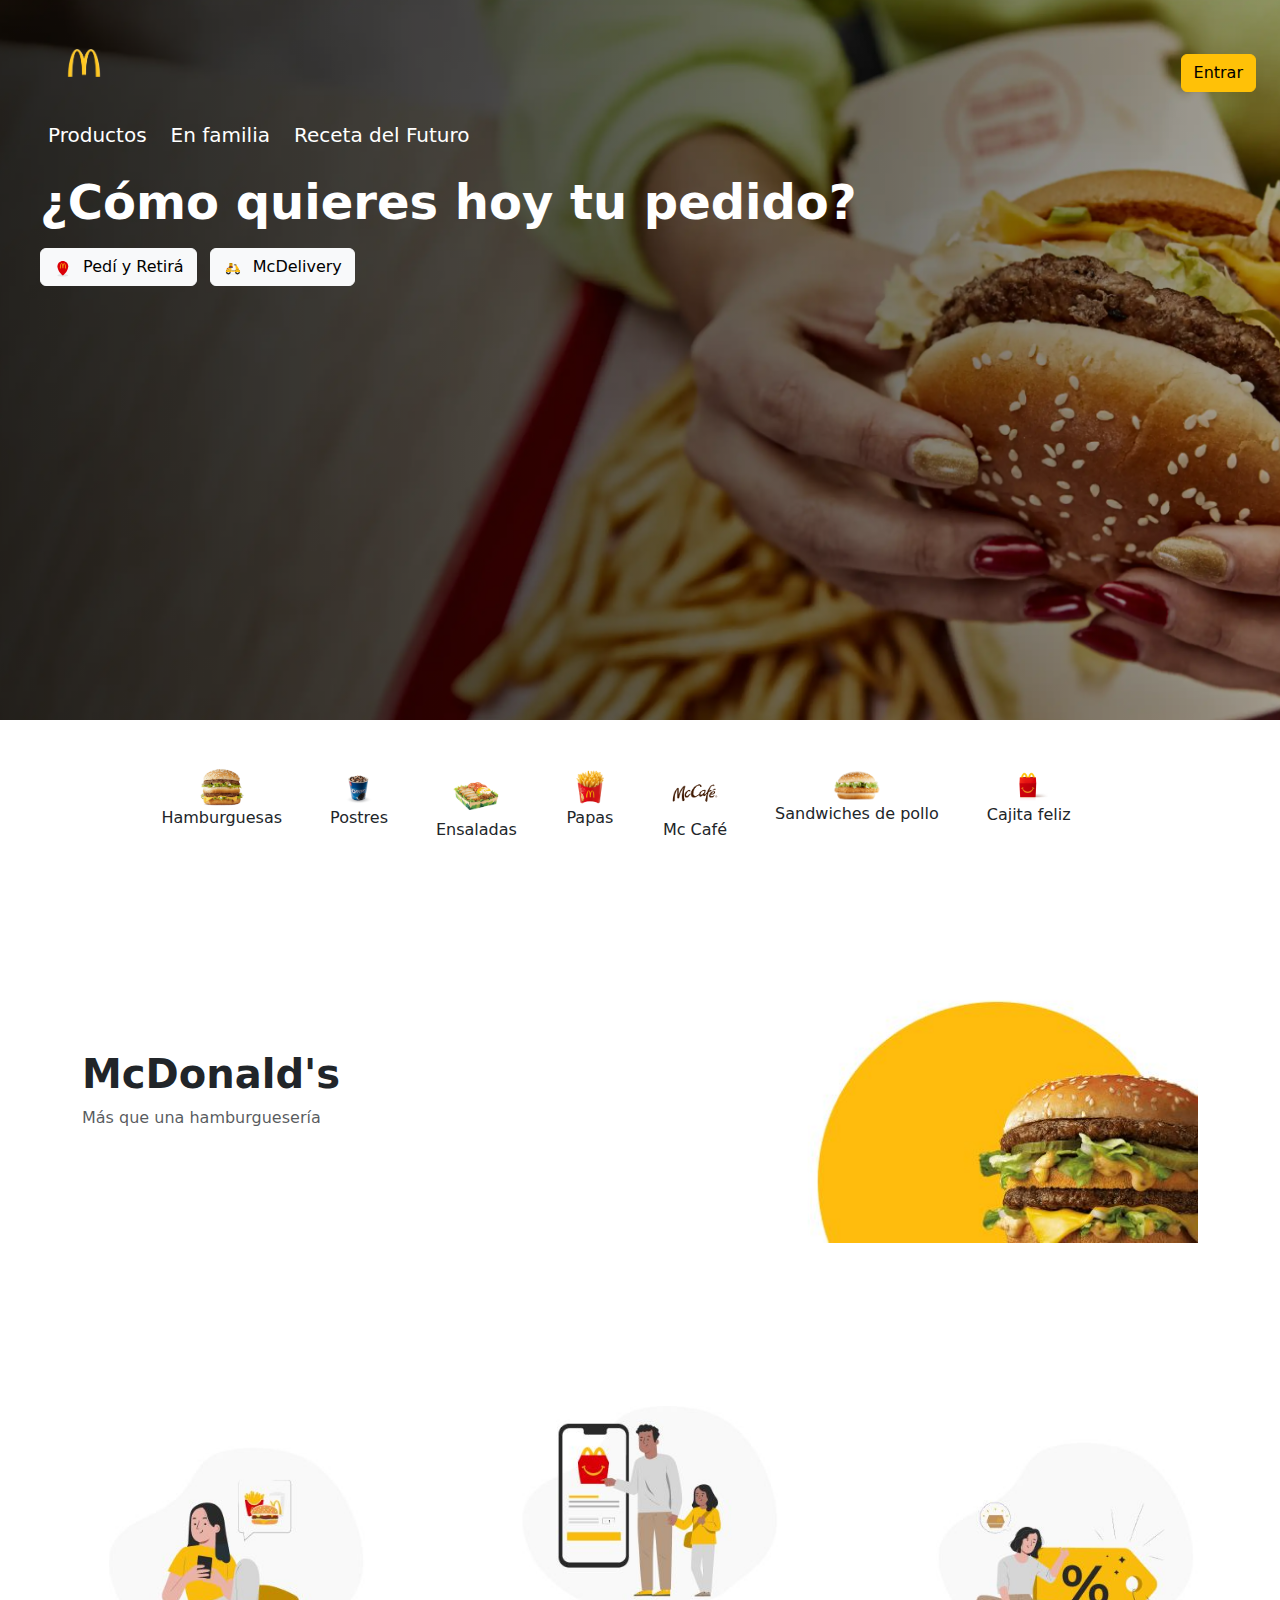
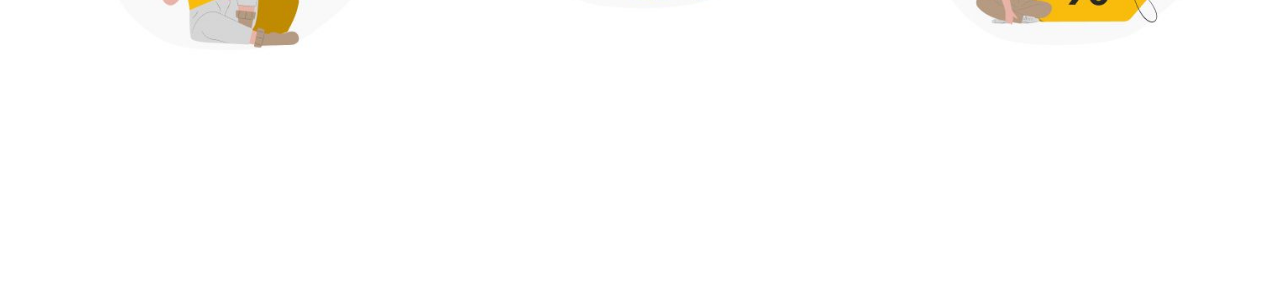
<file: index/index.html>
<!DOCTYPE html>
<html lang="en">
<head>
    <meta charset="UTF-8">
    <meta name="viewport" content="width=device-width, initial-scale=1.0">
    <link href="https://cdn.jsdelivr.net/npm/bootstrap@5.3.0/dist/css/bootstrap.min.css" rel="stylesheet" />
    <link rel="stylesheet" href="../index/indexstyle.css" />
    <title>Mc Donald's</title>
</head>
<body>
   <section class="hero">
    <img src="../imagenes/banner.png" alt="Hamburguesas" class="hero-img">

    <div class="hero-overlay"></div>

    <div class="hero-content">
      <nav class="navbar navbar-expand-lg navbar-dark px-4">
        <a class="navbar-brand" href="#"><img src="../imagenes/logo.png" alt="Logo" height="40"></a>
        <button class="navbar-toggler" type="button" data-bs-toggle="collapse" data-bs-target="#menu">
          <span class="navbar-toggler-icon"></span>
        </button>
        <a href="#" class="btn btn-warning position-absolute top-0 end-0 m-4">Entrar</a>

        <div class="collapse navbar-collapse" id="menu">
         
        </div>
      </nav>
          <div class="mt-4 ps-2 d-flex gap-4">
      <a href="#" class="nav-link text-white fs-5">Productos</a>
      <a href="#" class="nav-link text-white fs-5">En familia</a>
      <a href="#" class="nav-link text-white fs-5">Receta del Futuro</a>
    </div>

     <div class="mt-4 text-start">
        <h1 class="display-5 fw-bold text-white">¿Cómo quieres hoy tu pedido?</h1>
        <div class="mt-3">
        <button class="btn btn-light me-2">
          <img src="../imagenes/pedir.svg" alt="Icono" style="width: 20px; height: 20px; margin-right: 5px;">
          Pedí y Retirá
        </button>
              <button class="btn btn-light">
      <img src="../imagenes/delivery.svg" alt="Pedi" style="width:20px; height:20px; margin-right:5px;">
      McDelivery
    </button>

      </div>
    </div>
  </section>
<section class="py-5 bg-white text-center">
  <div class="container-fluid px-4">
    <div class="d-flex justify-content-center categoria-scroll">
      <div class="text-center categoria-item me-5">
        <img src="../imagenes/hamburguesas.png" width="50" alt="Hamburguesas" />
        <p>Hamburguesas</p>
      </div>
      <div class="text-center categoria-item me-5">
        <img src="../imagenes/postres.png" width="50" alt="Postres" />
        <p>Postres</p>
      </div>
      <div class="text-center categoria-item me-5">
        <img src="../imagenes/ensaladas.png" width="50" alt="Ensaladas" />
        <p>Ensaladas</p>
      </div>
      <div class="text-center categoria-item me-5">
        <img src="../imagenes/papas.png" width="50" alt="Papas" />
        <p>Papas</p>
      </div>
      <div class="text-center categoria-item me-5">
        <img src="../imagenes/mccafe.png" width="50" alt="Mc Café" />
        <p>Mc Café</p>
      </div>
      <div class="text-center categoria-item me-5">
        <img src="../imagenes/sandpollo.png" width="50" alt="Sandwiches de pollo" />
        <p>Sandwiches de pollo</p>
      </div>
      <div class="text-center categoria-item me-5">
        <img src="../imagenes/cfeliz.png" width="50" alt="Cajita feliz" />
        <p>Cajita feliz</p>
      </div>
    </div>
  </div>
</section>
<section class="inicio bg-white py-5">
  <div class="container">
    <div class="row align-items-center">
      <div class="col-md-6">
        <h1 class="fw-bold">McDonald's</h1>
        <p class="text-muted">Más que una hamburguesería</p>
      </div>

      <div class="col-md-6 text-center">
        <img src="../imagenes/banner2.jpg" alt="Hamburguesa" class="img-fluid" style="max-height: 300px;">
      </div>
    </div>
  </div>
</section>
<section class="container my-5">
  <div class="row text-center">
    <div class="col-md-4 mb-3">
      <img src="../imagenes/publiapp1.jpg" alt="Torta Oreo" class="img-fluid rounded">
    </div>
    <div class="col-md-4 mb-3">
      <img src="../imagenes/publiapp2.jpg" alt="Lollapalooza" class="img-fluid rounded">
    </div>
    <div class="col-md-4 mb-3">
      <img src="../imagenes/publiapp3.jpg" alt="MiMcDonald's" class="img-fluid rounded">
    </div>
  </div>
</section>

    </div>
  </div>
</section>
</body>
</html>
</file>
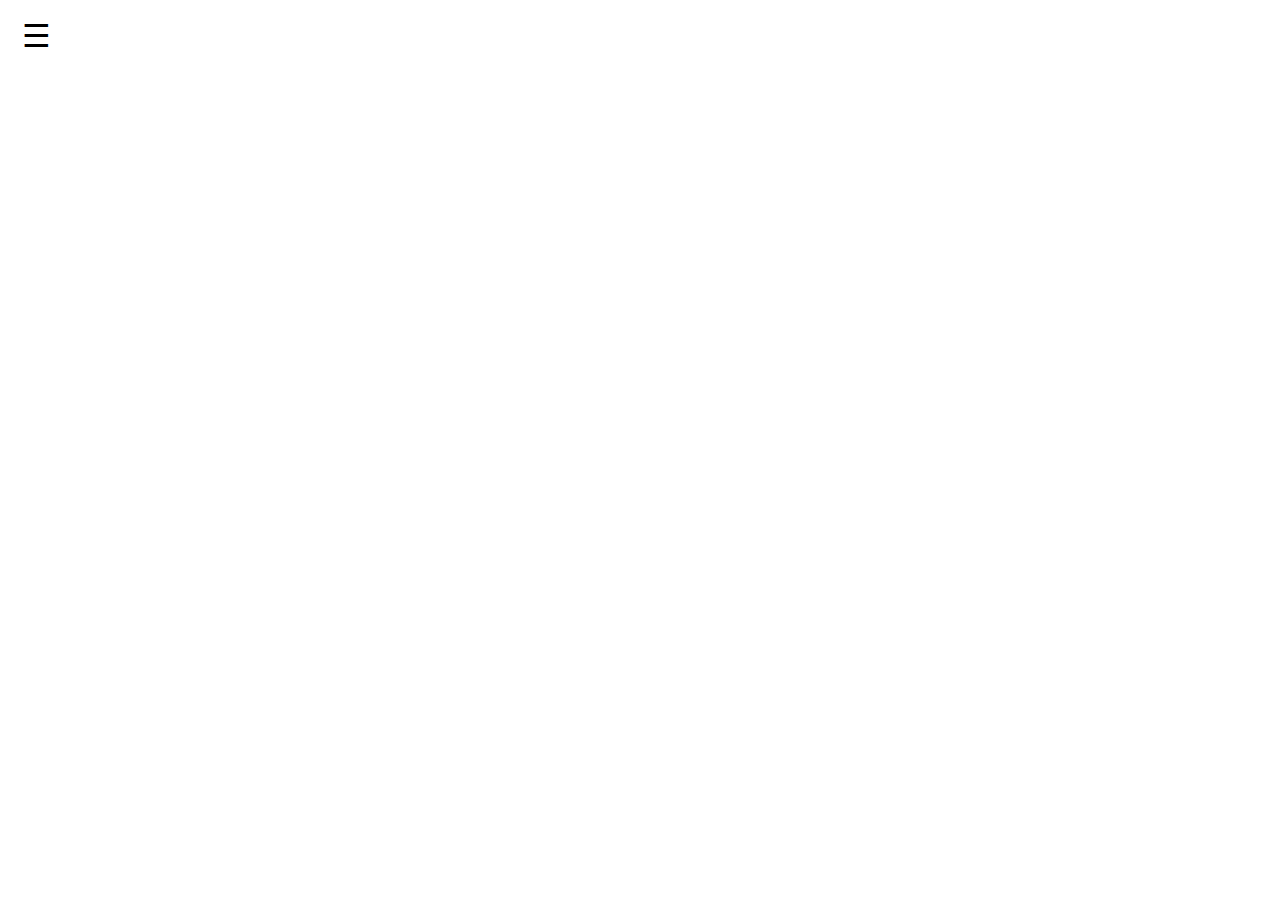
<file: navegacion.html>
<!DOCTYPE html>
<html lang="es">
<head>
  <meta charset="UTF-8" />
  <meta name="viewport" content="width=device-width, initial-scale=1.0"/>
  <title>Navegación McDonald's</title>
  <link rel="stylesheet" href="stylenav.css" />
  <link rel="stylesheet" href="https://cdnjs.cloudflare.com/ajax/libs/font-awesome/6.5.0/css/all.min.css" integrity="sha512-..." crossorigin="anonymous" referrerpolicy="no-referrer" />

</head>
<body>
  <header>
    <button class="menu-btn" id="openMenu">&#9776;</button>
  </header>

  <nav class="side-menu" id="sideMenu">
    <button class="close-btn" id="closeMenu">&times;</button>
    <ul class="menu-list">
      <li><a href="#"><img src="Captura de pantalla 2025-05-23 214636.png" alt=""> Productos</a></li>
      <li><a href="#"><img src="Frame_2010_a290bfee94.webp" alt=""> En familia</a></li>
      <li><a href="#"><img src="Open_Door_Tour_De_Nuestra_Cocina_9ae140a377.png" alt=""> Receta del Futuro</a></li>

      <li class="dropdown"> <b><span>Sobre Nosotros</span></b> <i class="fas fa-chevron-down arrow"></i></li>
      <li class="dropdown"> <b><span>Descubre</span></b> <i class="fas fa-chevron-down arrow"></i></li>
      <li class="dropdown"> <b><span>Ayuda</span> </b><i class="fas fa-chevron-down arrow"></i></li>
    </ul>

    <div class="download-section">
      <p>Disfrutá de la<br><strong>mejor experiencia</strong></p>
      <div class="store-buttons">
        <button class="store-btn ios"><img src="ios.png" alt="iOS"></button>
        <button class="store-btn android"><img src="androi.png" alt="Android"></button>
      </div>
    </div>
    
  </nav>


  <script>
    const openMenuBtn = document.getElementById('openMenu');
    const closeMenuBtn = document.getElementById('closeMenu');
    const sideMenu = document.getElementById('sideMenu');

    openMenuBtn.addEventListener('click', () => {
      sideMenu.classList.add('open');
    });

    closeMenuBtn.addEventListener('click', () => {
      sideMenu.classList.remove('open');
    });
  </script>
</body>
</html>
</file>
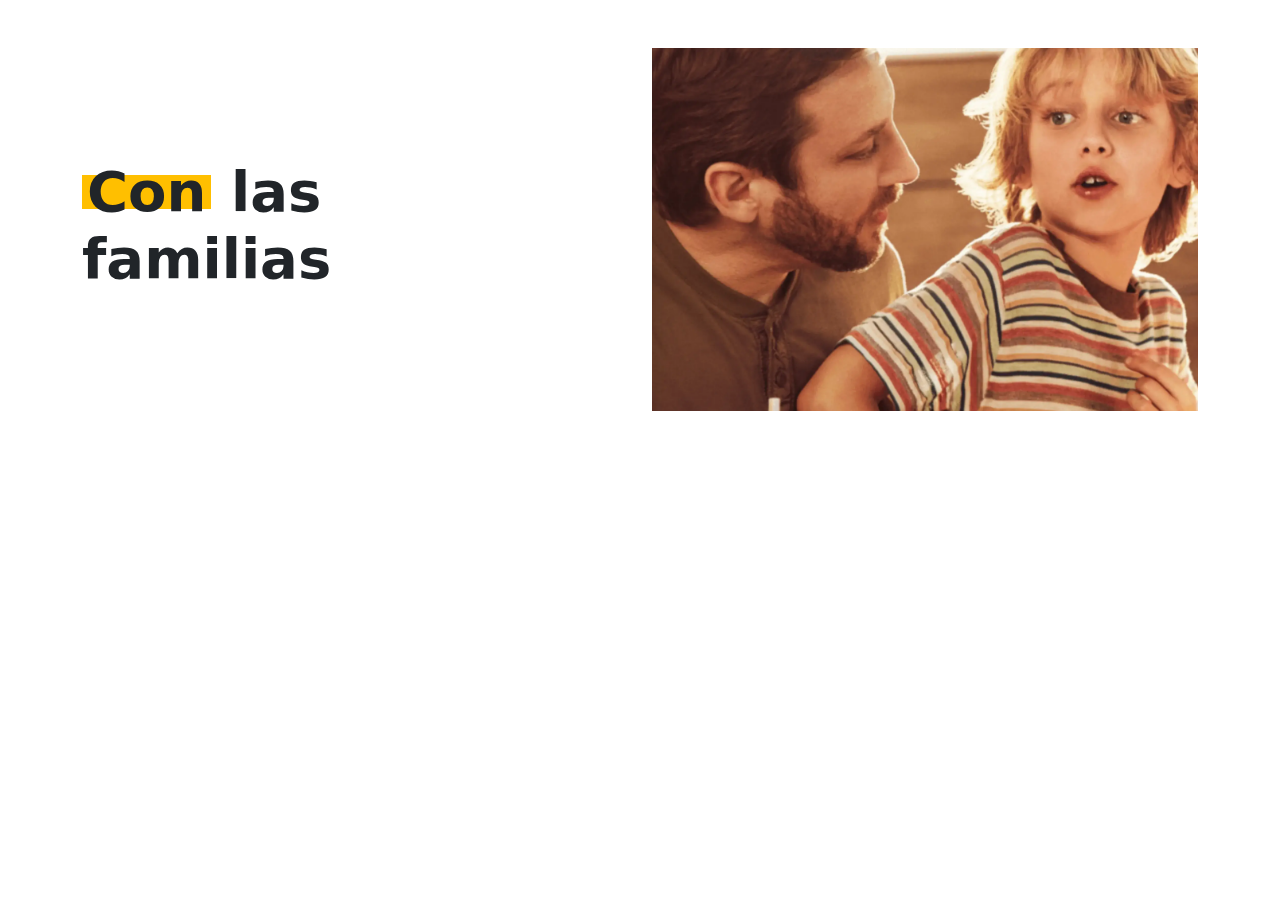
<file: en_familia/enfamilia.html>
<!DOCTYPE html>
<html lang="es">
<head>
  <meta charset="UTF-8">
  <meta name="viewport" content="width=device-width, initial-scale=1">
  <title>Con las familias</title>
  <link href="https://cdn.jsdelivr.net/npm/bootstrap@5.3.3/dist/css/bootstrap.min.css" rel="stylesheet">
  <link rel="stylesheet" href="enfamilia.css">
</head>
<body>

  <section class="container my-5">
    <div class="row align-items-center">
      <div class="col-md-6 text-center text-md-start">
        <h2 class="fw-bold display-4">
          <span class="highlight">Con</span> las<br>familias
        </h2>
      </div>
      <div class="col-md-6">
        <img src="../imagenes/familiabanner1.PNG" alt="Con las familias" class="img-fluid">
      </div>
    </div>
  </section>

  <script src="https://cdn.jsdelivr.net/npm/bootstrap@5.3.3/dist/js/bootstrap.bundle.min.js"></script>
</body>
</html>
</file>
<file: index/indexstyle.css>
.hero {
  height: 80vh;
  position: relative;
  overflow: hidden;
}

.hero-img {
  position: absolute;
  top: 0;
  left: 0;
  width: 100%;
  height: 100%;
  object-fit: cover;
  z-index: 0;
}

.hero-overlay {
  position: absolute;
  width: 100%;
  height: 100%;
  top: 0;
  left: 0;
  background: linear-gradient(to right, rgba(0, 0, 0, 0.6), rgba(0, 0, 0, 0.2));
  z-index: 1;
}

.hero-content {
  position: relative;
  z-index: 2;
  height: 100%;
  display: flex;
  flex-direction: column;
  justify-content: start;
  text-align: left;
  padding-left: 40px;
  padding-top: 30px;
}
.categoria-item {
  transition: transform 0.3s ease;
  cursor: pointer;
}

.categoria-item:hover {
  transform: scale(1.05);
}
body {
  overflow-x: hidden;
}
.categoria-scroll {
  position: relative;
}
</file>
<file: stylenav.css>
body {
      margin: 0;
      font-family: 'Helvetica Neue', sans-serif;
      
    }

    .menu-btn {
      font-size: 2rem;
      background: none;
      border: none;
      cursor: pointer;
      margin: 1rem;
    }

    .side-menu {
      position: fixed;
      left: -100%;
      top: 0;
      width: 25%;
      height: 100%;
      background-color: white;
      box-shadow: 2px 0 10px rgba(0, 0, 0, 0.1);
      transition: left 0.3s ease;
      padding: 1rem;
      display: flex;
      flex-direction: column;
      z-index: 1000;
      justify-content: flex-start;
    }

    .side-menu.open {
      left: 0;
    }

    .close-btn {
      font-size: 2rem;
      background: none;
      border: none;
      align-self: flex-start; /* alinea la cruz a la izquierda */
      cursor: pointer;
      margin-bottom: 1rem;
    }

    .menu-list {
      list-style: none;
      padding: 0;
      padding-left: 1rem;
      
    }

    .menu-list li {
      margin: 1rem 0;
      font-weight: 500;
      display: flex;
      align-items: center;
      gap: 0.5rem;
      padding-bottom: 1.5rem;
      font-size: 0.9rem;
      font-weight: 400;
    }

    .menu-list a {
      text-decoration: none;
      color: black;
      font-size: 0.9rem;
    }

    .menu-list a:visited {
      color: black;
    }

    .menu-list img {
      width: 24px;
      height: 24px;
    }

    .dropdown {
      cursor: pointer;
      justify-content: space-between;
      display: flex;
    }

    .arrow {
      margin-left: auto;
      font-size: 0.8rem;
      color: #000;
      transition: transform 0.3s ease;
    }


    .download-section {
      margin-top: auto;
      padding-top: 2rem;
      padding-bottom: 2rem;
      padding-left: 0.8rem;
      text-align: left;
    }

    .download-section p {
      margin: 0 0 2rem;
      font-size: 1.4rem;
    }

    .store-buttons {
      display: flex;
      gap: 2rem;
    }

    .store-btn {
      background-color:  #fbfbfb ;
      border: none;
      border-radius: 12px;
      padding: 0.5rem;
      font-size: 0.75rem;
      display: flex;
      align-items: center;
      cursor: pointer;
      
    }
    .store-btn img {
      width: 80%;  
      height: 90%;
    }
</file>
<file: en_familia/enfamilia.css>
.highlight {
  display: inline-block;
  background-color: #ffbf00;
  padding: 0 5px;
  line-height: 0.6;
}
</file>
